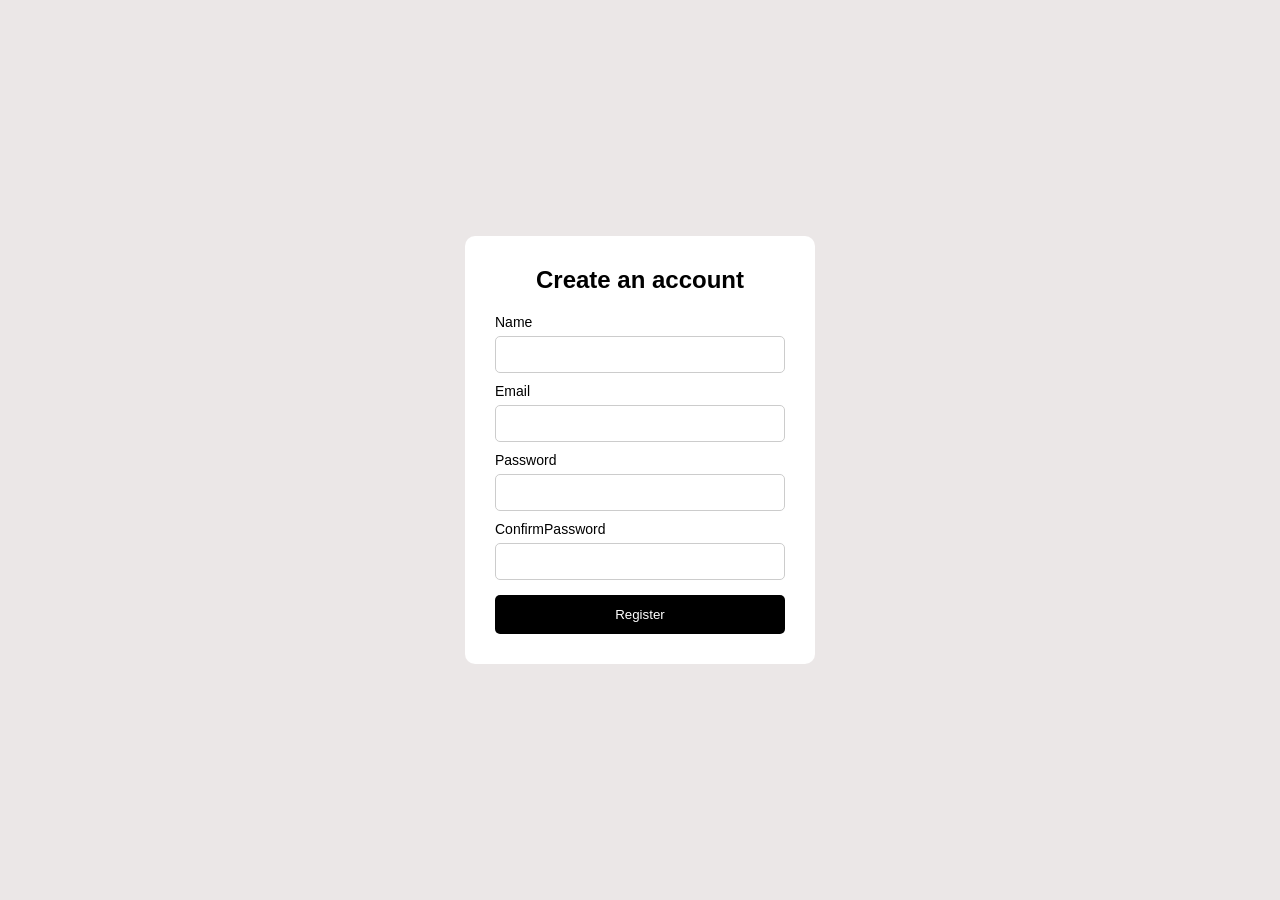
<file: Web Lab/form-validation/index.html>
<!DOCTYPE html>
<html lang="en">
<head>
    <meta charset="UTF-8">
    <meta name="viewport" content="width=device-width, initial-scale=1.0">
    <title>Registration Form</title>
    <link rel="stylesheet" href="style.css">
</head>
<body>
    <div class="container">
        <form action="" name="registerForm" method="post">
            <h2>Create an account</h2>
            <div class="form-group">
                <label for="fullname">Name</label>
                <input type="text"name="fullname " id="fullname">
                <span class="error-text" id="fullnameErrorText"></span>
            </div>

            <div class="form-group">
                <label for="email">Email</label>
                <input type="text" name="email" id="email">
                <span class="error-text" id="emailErrorText"></span>
            </div>

            <div class="form-group">
                <label for="password">Password</label>
                <input type="password" name="password" id="password">
                <span class="error-text" id="passwordErrorText"></span>
            </div>

            <div class="form-group">
                <label for="confirmPassword">ConfirmPassword</label>
                <input type="password" name="confirmPassword" id="confirmPassword">
                <span class="error-text" id="confirmPasswordErrorText"></span>
            </div>


            <button type="submit" class="registerBtn">Register</button>
        </form>
    </div>

    <script src="./script.js"></script>
</body>
</html>
</file>
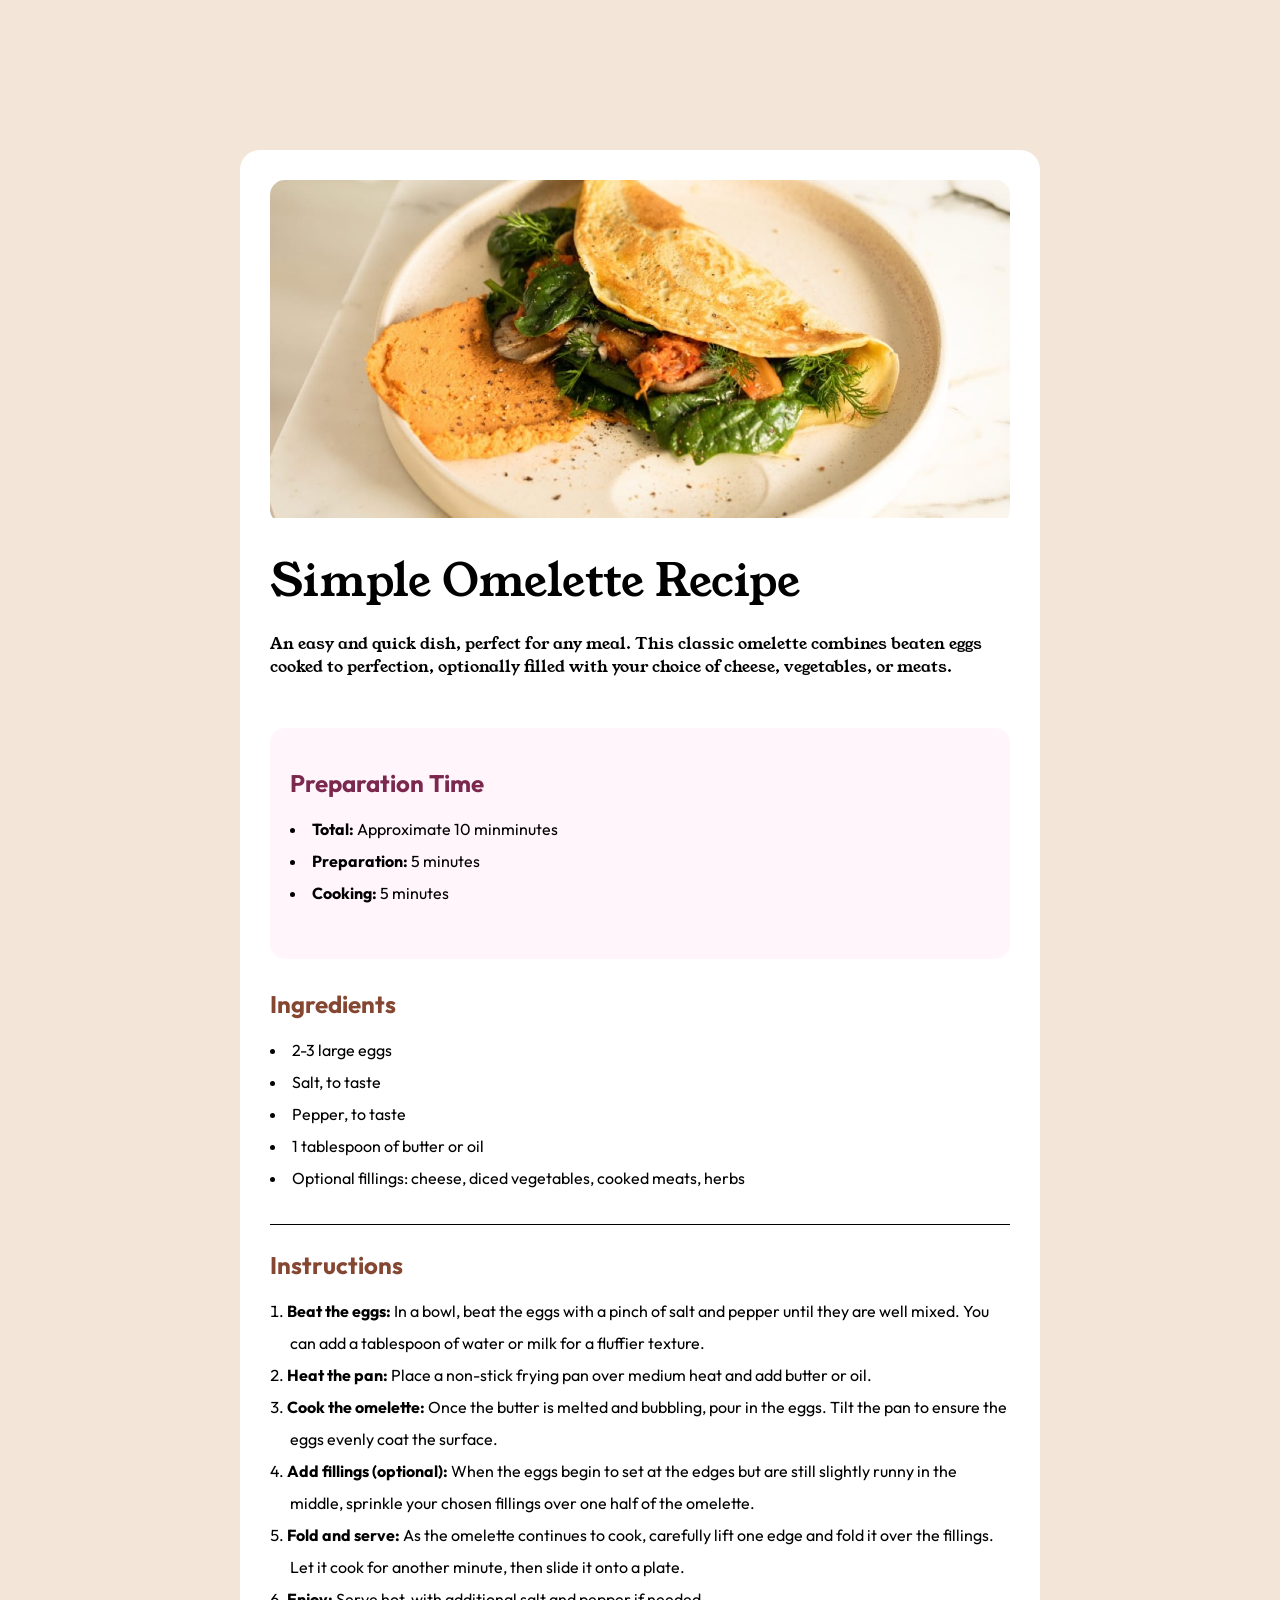
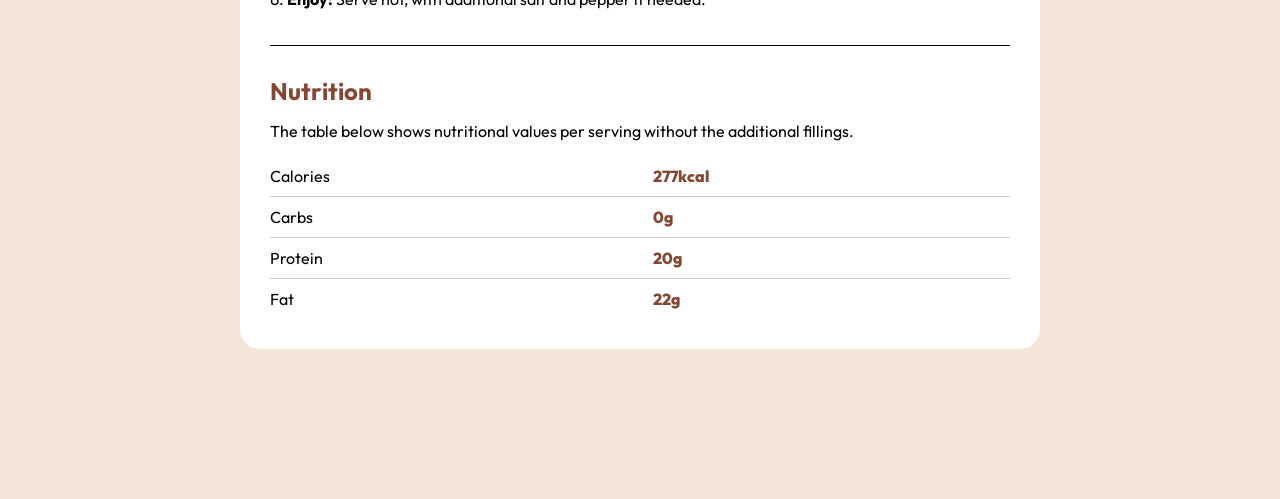
<file: Web Lab/lab1/index.html>
<!DOCTYPE html>
<html lang="en">
<head>
  <meta charset="UTF-8">
  <meta name="viewport" content="width=device-width, initial-scale=1.0">

  <link rel="icon" type="image/png" sizes="32x32" href="./assets/images/favicon-32x32.png">
  
  <title>Frontend Mentor | Recipe page</title>
  <link rel="preconnect" href="https://fonts.googleapis.com">
  <link rel="preconnect" href="https://fonts.gstatic.com" crossorigin>
  <link href="https://fonts.googleapis.com/css2?family=Outfit:wght@100..900&family=Young+Serif&display=swap"
    rel="stylesheet">
  
  <link rel="stylesheet" href="style.css" />
</head>
<body>
  <div class="container">
    <div class="recipe-image">
      <img src="./assets/images/image-omelette.jpeg" alt="omlette">
    </div>


      <h1 id="header">Simple Omelette Recipe</h1>


      <p>An easy and quick dish, perfect for any meal. This classic omelette combines beaten eggs cooked
      to perfection, optionally filled with your choice of cheese, vegetables, or meats.</p>

    <section class="preparation-time">
      <h2>Preparation Time</h2>
      <ul>
        <li><strong> Total:</strong> Approximate 10 minminutes</li>
        <li><strong> Preparation:</strong> 5 minutes</li>
        <li><strong> Cooking:</strong> 5 minutes</li>
      </ul>
    </section>


    <section class="ingredients">
      <h1>Ingredients</h1>
      <ul>
        <li> 2-3 large eggs</li>
        <li> Salt, to taste</li>
        <li> Pepper, to taste</li>
        <li> 1 tablespoon of butter or oil</li>
        <li> Optional fillings: cheese, diced vegetables, cooked meats, herbs</li>
      </ul>
    </section>


    <section class="instructions">
      <h1>Instructions</h1>
      <ol>
        <li><strong> Beat the eggs:</strong> In a bowl, beat the eggs with a pinch of salt and pepper until they are well mixed.
        You can add a tablespoon of water or milk for a fluffier texture.</li>
        
        <li><strong> Heat the pan:</strong> Place a non-stick frying pan over medium heat and add butter or oil.</li>
        
        <li><strong> Cook the omelette:</strong> Once the butter is melted and bubbling, pour in the eggs. Tilt the pan to ensure
        the eggs evenly coat the surface.</li>
        
        <li><strong> Add fillings (optional):</strong> When the eggs begin to set at the edges but are still slightly runny in the
        middle, sprinkle your chosen fillings over one half of the omelette.</li>
        
        <li><strong> Fold and serve:</strong> As the omelette continues to cook, carefully lift one edge and fold it over the
        fillings. Let it cook for another minute, then slide it onto a plate.</li>
        
        <li><strong> Enjoy:</strong> Serve hot, with additional salt and pepper if needed.</li>
      </ol>
    </section>



    <section class="nutrition">
      <h1>Nutrition</h1>
      <p>The table below shows nutritional values per serving without the additional fillings.</p>

      <table>
        <tbody>
          <tr>
            <td>Calories</td>
            <td class="last-row">277kcal</td>
          </tr>

          <tr>
            <td>Carbs</td>
            <td class="last-row">0g</td>
          </tr>

          <tr>
            <td>Protein</td>
            <td class="last-row">20g</td>
          </tr>

          <tr class="last">
            <td>Fat</td>
            <td class="last-row">22g</td>
          </tr>
        </tbody>
      </table>

    </section>

  </div>
  
</body>
</html>
</file>
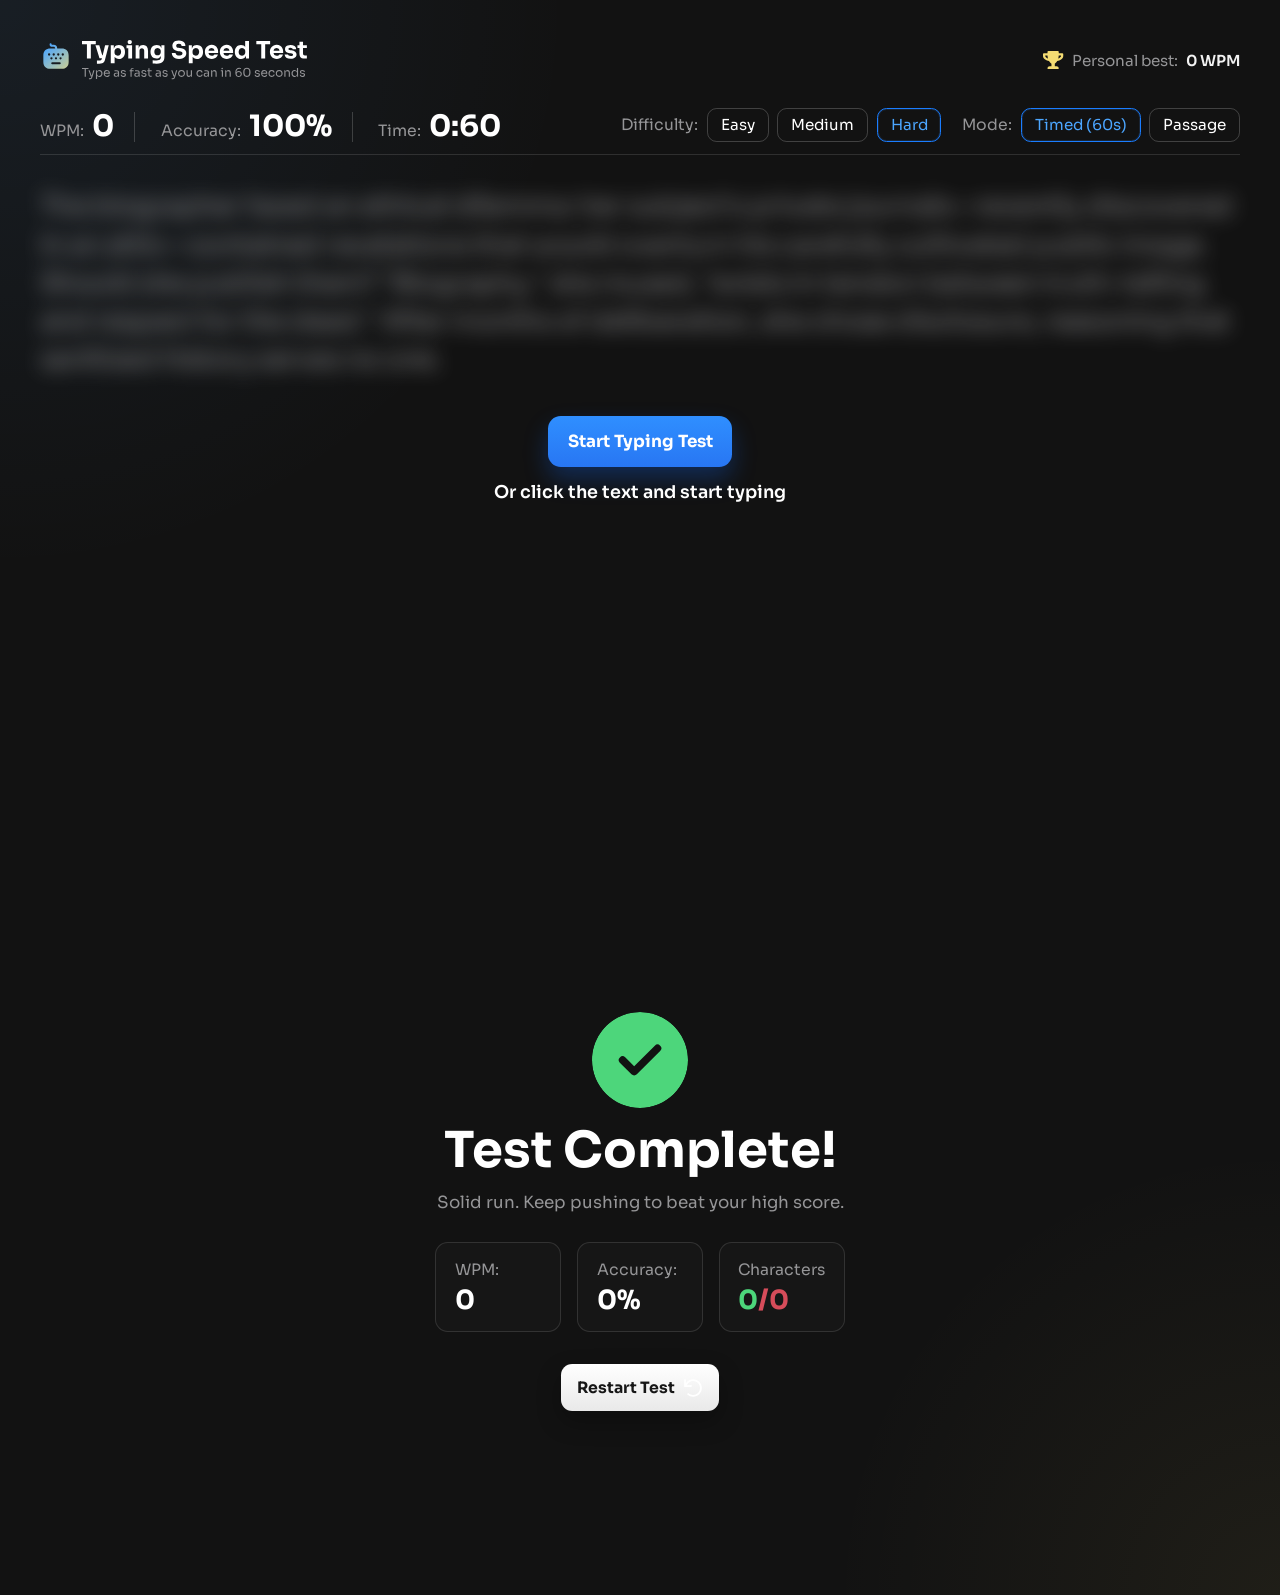
<file: Web Lab/lab2/index.html>
<!DOCTYPE html>
<html lang="en">

<head>
  <meta charset="UTF-8">
  <meta name="viewport" content="width=device-width, initial-scale=1.0">

  <link rel="icon" type="image/png" sizes="32x32" href="./assets/images/favicon-32x32.png">
  <link rel="stylesheet" href="style.css">
  <link rel="preconnect" href="https://fonts.googleapis.com">
  <link rel="preconnect" href="https://fonts.gstatic.com" crossorigin>
  <link href="https://fonts.googleapis.com/css2?family=Sora:wght@100..800&display=swap" rel="stylesheet">
  <title>Typing Speed Test</title>

</head>

<body>
  <img class="bg-pattern bg-pattern-top" src="./assets/images/pattern-confetti.svg" alt="" aria-hidden="true">
  <img class="bg-pattern bg-pattern-star-left" src="./assets/images/pattern-star-1.svg" alt="" aria-hidden="true">
  <img class="bg-pattern bg-pattern-star-right" src="./assets/images/pattern-star-2.svg" alt="" aria-hidden="true">

  <main class="app-shell">
    <header class="topbar">
      <div class="brand">
        <img class="brand-logo brand-logo-large" src="./assets/images/logo-large.svg" alt="Typing Speed Test">
        <img class="brand-logo brand-logo-small" src="./assets/images/logo-small.svg" alt="Typing Speed Test">
      </div>

      <div class="personal-best" aria-live="polite">
        <img src="./assets/images/icon-personal-best.svg" alt="">
        <span>Personal best:</span>
        <strong id="personal-best-value">0 WPM</strong>
      </div>
    </header>

    <section class="stats-panel" id="statsPanel">
      <div class="stats-left">
        <div class="stat-item">
          <span class="stat-label">WPM:</span>
          <strong id="stat_wpm">0</strong>
        </div>
        <div class="stat-item">
          <span class="stat-label">Accuracy:</span>
          <strong id="stat_accuracy">100%</strong>
        </div>
        <div class="stat-item stat-item-time">
          <span class="stat-label">Time:</span>
          <strong id="stat_time">0:60</strong>
        </div>
      </div>

      <div class="stats-right">
        <div class="chip-group">
          <span class="group-label">Difficulty:</span>
          <button class="chip active" type="button" data-difficulty="easy">Easy</button>
          <button class="chip" type="button" data-difficulty="medium">Medium</button>
          <button class="chip" type="button" data-difficulty="hard">Hard</button>
        </div>

        <div class="chip-group">
          <span class="group-label">Mode:</span>
          <button class="chip active" type="button" data-mode="timed">Timed (60s)</button>
          <button class="chip" type="button" data-mode="passage">Passage</button>
        </div>
      </div>
    </section>

    <section class="typing-stage" id="typingStage">
      <div class="passage-panel" id="passagePanel">
        <p class="passage blurred" id="texts"></p>

        <div class="starter" id="starter">
          <button class="primary-btn" id="startBtn" type="button">Start Typing Test</button>
          <p>Or click the text and start typing</p>
        </div>
      </div>

      <input id="hidden-input" class="hidden-input" type="text" autocomplete="off" autocapitalize="off"
        spellcheck="false" aria-label="Typing input">

      <div class="restart-row hidden" id="typingRestartRow">
        <button class="restart-btn" id="typingRestartBtn" type="button">
          <span>Restart Test</span>
          <img src="./assets/images/icon-restart.svg" alt="">
        </button>
      </div>
    </section>

    <section class="results-panel" id="resultsPanel" hidden>
      <img id="resultIcon" class="result-icon" src="./assets/images/icon-completed.svg" alt="">
      <h2 id="resultTitle">Test Complete!</h2>
      <p id="resultSubtitle">Solid run. Keep pushing to beat your high score.</p>

      <div class="result-metrics">
        <div class="metric-card">
          <span class="metric-label">WPM:</span>
          <strong id="resultWpm">0</strong>
        </div>
        <div class="metric-card">
          <span class="metric-label">Accuracy:</span>
          <strong id="resultAccuracy">0%</strong>
        </div>
        <div class="metric-card">
          <span class="metric-label">Characters</span>
          <strong id="resultCharacters"><span class="positive">0</span><span class="negative">/0</span></strong>
        </div>
      </div>

      <button class="restart-btn restart-btn-results" id="restartBtn" type="button">
        <span>Restart Test</span>
        <img src="./assets/images/icon-restart.svg" alt="">
      </button>
    </section>
  </main>

  <script src="./script.js"></script>
</body>

</html>
</file>
<file: Web Lab/form-validation/style.css>
*{
    margin: 0;
    padding: 0;
    box-sizing: border-box;
}

body{
    font-family: Arial, Helvetica, sans-serif;
    background-color: #ebe7e7;
    display: flex;
    justify-content: center;
    align-items: center;
    min-height: 100vh;
}

.container{
    width: 350px;
   

}

form{
    background-color: #fff;
    padding: 30px;
    border-radius: 10px;
}

form h2{
    text-align: center;
    margin-bottom: 20px;
}

.form-group{
    margin-bottom: 10px;
}

label{
    font-size: 14px;
    display: block;
    margin-bottom: 6px;
}

input{
    width: 100%;
    padding: 10px;
    border-radius: 5px;
    border: 1px solid #ccc
}

input:focus{
    outline: none;
    border-color: blue;
}


input.error-input{
    border-color: red;
}

.error-text{
    color: red;
    font-size: 12px;
    margin-top: 4px;
}

button{
    width: 100%;
    padding: 12px;
    border: none;
    background-color: rgb(0, 0, 0);
    color: white;
    margin-top: 5px;
    border-radius: 5px;
    font-weight: 300;
}

button:hover{
    cursor: pointer;
    background-color:rgb(255, 255, 255);
    color: black;
    border: 1px solid green;
}
</file>
<file: Web Lab/lab1/style.css>
*{
    margin: 0;
    padding: 0;
    box-sizing: border-box;
}
a{
    text-decoration: none;
}
ul{
    list-style-position: inside;
    margin-bottom: 30px;
    line-height: 2; 
}
ol{
    list-style-position: inside;
    margin-bottom: 30px;
    line-height: 2;
}


body{
    background-color:hsl(30, 54%, 90%);
    font-family: "Young Serif", serif;
    font-size: 16px;
}
img{
    width:100%;
}



h1,h2,h3,h4,h5{
    font-family: "Young Serif", serif;
}
.container{
    background-color: white;
    max-width: 800px;
    margin-left: auto;
    margin-right: auto;
    margin-top: 150px;
    margin-bottom: 150px;
    padding: 30px;
    border-radius: 20px;
}

.recipe-image{
    border-radius: 15px;
    margin-bottom: 25px;
    overflow: hidden;
}

#header{
    margin-bottom: 20px;
    font-family: "Young Serif", serif;
    font-size: 45px;
    font-weight: 400;
}


.preparation-time{
    margin-top: 50px;
    margin-bottom: 30px;
    background-color: hsl(330, 100%, 98%);
    padding: 20px;
    border-radius: 15px;
    font-family: "Outfit", sans-serif;
}

.preparation-time h2{
    margin-bottom: 15px;
    color:hsl(332, 51%, 32%);
    font-family: "Outfit", sans-serif;
    padding-top: 20px;
}

.ingredients{
    margin-bottom: 50px;
    font-family: "Outfit", sans-serif;
    border-bottom: 1px solid black;
}

.ingredients h1{
    margin-bottom: 15px;
    color:hsl(14, 45%, 36%);
    font-family: "Outfit", sans-serif;
    
}

.instructions{
    margin-bottom: 30px;
    margin-top: -25px;
    font-family: "Outfit", sans-serif;
    border-bottom: 1px solid black;
}
.instructions h1{
    margin-bottom: 15px;
    color:hsl(14, 45%, 36%);
    font-family: "Outfit", sans-serif;
}
.instructions ol li{
    text-indent: -20px;
    padding-left: 20px;
}

.nutrition{
    font-family: "Outfit", sans-serif;
}
.nutrition h1{
    margin-bottom: 15px;
    color:hsl(14, 45%, 36%);
    font-family: "Outfit", sans-serif;
}
.nutrition table{
    margin-top: 15px;
    width: 100%;
    border-collapse: collapse;
}
.nutrition table td{
    padding: 10px 0;
    border-bottom: 1px solid hsl(0, 0%, 80%);
}

.nutrition table tr:last-child td{
    border-bottom: none;
}
.last-row{
    color: hsl(14, 45%, 36%);
    font-weight: 800;
}
</file>
<file: Web Lab/lab2/style.css>
* {
  margin: 0;
  padding: 0;
  box-sizing: border-box;
}

:root {
  --clr-neutral-900: hsl(0, 0%, 7%);
  --clr-neutral-850: hsl(0, 0%, 10%);
  --clr-neutral-800: hsl(0, 0%, 15%);
  --clr-neutral-500: hsl(240, 3%, 46%);
  --clr-neutral-400: hsl(240, 1%, 59%);
  --clr-neutral-300: hsl(0, 0%, 78%);
  --clr-neutral-100: hsl(0, 0%, 95%);
  --clr-neutral-0: hsl(0, 0%, 100%);
  --clr-blue-600: hsl(214, 100%, 55%);
  --clr-blue-400: hsl(210, 100%, 65%);
  --clr-red-500: hsl(354, 63%, 57%);
  --clr-green-500: hsl(140, 63%, 57%);
  --clr-yellow-400: hsl(49, 85%, 70%);

  --font-main: "Sora", sans-serif;
}

html {
  font-size: 16px;
}

body {
  min-height: 100vh;
  font-family: var(--font-main);
  color: var(--clr-neutral-0);
  background:
    radial-gradient(circle at top left, rgba(97, 173, 255, 0.08), transparent 28%),
    radial-gradient(circle at bottom right, rgba(244, 220, 115, 0.06), transparent 22%),
    var(--clr-neutral-900);
  overflow-x: hidden;
}

button,
input {
  font: inherit;
}

button {
  border: 0;
  cursor: pointer;
}

.bg-pattern {
  position: fixed;
  z-index: 0;
  pointer-events: none;
  opacity: 0.7;
  display: none;
}

.bg-pattern-top {
  top: 0;
  left: 50%;
  width: min(560px, 35vw);
  transform: translateX(-50%);
}

.bg-pattern-star-left {
  left: 2rem;
  top: 40%;
  width: 54px;
}

.bg-pattern-star-right {
  right: 2rem;
  top: 58%;
  width: 60px;
}

body.state-complete .bg-pattern-star-left,
body.state-complete .bg-pattern-star-right {
  display: block;
}

body.state-newpb .bg-pattern-top {
  display: block;
}

.app-shell {
  position: relative;
  z-index: 1;
  width: min(1260px, calc(100% - 2rem));
  margin: 1.25rem auto 2rem;
  padding: 1.25rem 1.5rem 2rem;
}

.topbar {
  display: flex;
  justify-content: space-between;
  align-items: center;
  gap: 1rem;
}

.brand {
  display: flex;
  align-items: center;
}

.brand-logo {
  display: block;
}

.brand-logo-small {
  display: none;
}

.personal-best {
  display: inline-flex;
  align-items: center;
  gap: 0.5rem;
  color: var(--clr-neutral-400);
  font-size: 0.95rem;
  white-space: nowrap;
}

.personal-best strong {
  color: var(--clr-neutral-100);
  font-weight: 600;
}

.stats-panel {
  display: flex;
  justify-content: space-between;
  align-items: flex-end;
  gap: 1.5rem;
  margin-top: 1.75rem;
  padding-bottom: 0.8rem;
  border-bottom: 1px solid rgba(255, 255, 255, 0.12);
}

.stats-left {
  display: flex;
  align-items: center;
  gap: 1.6rem;
  flex-wrap: wrap;
}

.stat-item {
  display: flex;
  align-items: baseline;
  gap: 0.5rem;
  padding-right: 1.25rem;
  border-right: 1px solid rgba(255, 255, 255, 0.18);
}

.stat-item-time {
  border-right: 0;
  padding-right: 0;
}

.stat-label,
.group-label {
  color: var(--clr-neutral-400);
  font-size: 0.98rem;
}

.stat-item strong {
  font-size: clamp(1.7rem, 2.3vw, 2.4rem);
  line-height: 1;
  font-weight: 700;
}

.stats-right {
  display: flex;
  align-items: center;
  justify-content: flex-end;
  gap: 1.3rem;
  flex-wrap: wrap;
}

.chip-group {
  display: flex;
  align-items: center;
  gap: 0.55rem;
  flex-wrap: wrap;
}

.chip {
  min-height: 2.1rem;
  padding: 0.3rem 0.8rem;
  border-radius: 0.6rem;
  border: 1px solid rgba(255, 255, 255, 0.2);
  color: var(--clr-neutral-0);
  background: transparent;
  font-size: 0.95rem;
  transition: border-color 0.2s ease, color 0.2s ease, background-color 0.2s ease;
}

.chip:hover {
  border-color: rgba(255, 255, 255, 0.4);
}

.chip.active {
  border-color: var(--clr-blue-600);
  color: var(--clr-blue-400);
  box-shadow: inset 0 0 0 1px rgba(66, 145, 255, 0.15);
}

.typing-stage {
  position: relative;
  min-height: 46rem;
  padding-top: 2rem;
}

.passage-panel {
  position: relative;
  min-height: 34rem;
}

.passage {
  color: var(--clr-neutral-400);
  font-size: clamp(1.55rem, 2.1vw, 2.3rem);
  line-height: 1.42;
  letter-spacing: -0.02em;
  white-space: pre-wrap;
  word-break: break-word;
  transition: filter 0.2s ease, opacity 0.2s ease;
}

.blurred {
  filter: blur(10px);
  opacity: 0.92;
}

.passage span {
  position: relative;
}

.passage .current {
  background: rgba(255, 255, 255, 0.12);
  border-bottom: 3px solid var(--clr-blue-600);
  border-radius: 0.2rem;
}

.passage .correct {
  color: var(--clr-green-500);
}

.passage .incorrect {
  color: var(--clr-red-500);
  text-decoration: underline;
  text-decoration-color: var(--clr-red-500);
  text-decoration-thickness: 2px;
  text-underline-offset: 0.16em;
}

.starter {
  position: absolute;
  inset: 0;
  display: grid;
  place-content: center;
  justify-items: center;
  gap: 0.9rem;
  text-align: center;
}

.starter p {
  color: var(--clr-neutral-0);
  font-size: 1.1rem;
  font-weight: 600;
}

.primary-btn {
  display: inline-flex;
  align-items: center;
  justify-content: center;
  gap: 0.55rem;
  min-height: 3.2rem;
  padding: 0.7rem 1.2rem;
  border-radius: 0.8rem;
  color: var(--clr-neutral-0);
  background: linear-gradient(180deg, #2f8fff, #2876f3);
  box-shadow: 0 12px 24px rgba(18, 109, 255, 0.28);
  font-size: 1.05rem;
  font-weight: 700;
  transition: transform 0.2s ease, filter 0.2s ease, background-color 0.2s ease;
}

.primary-btn:hover {
  transform: translateY(-1px);
  filter: brightness(1.05);
}

.primary-btn-light {
  color: #171717;
  background: linear-gradient(180deg, #ffffff, #e9e9e9);
  box-shadow: 0 12px 24px rgba(0, 0, 0, 0.32);
}

.hidden-input {
  position: absolute;
  left: -9999px;
  width: 1px;
  height: 1px;
  opacity: 0;
}

.restart-row {
  position: fixed;
  left: 50%;
  bottom: 2rem;
  z-index: 3;
  display: flex;
  justify-content: center;
  transform: translateX(-50%);
}

.restart-btn {
  display: inline-flex;
  align-items: center;
  justify-content: center;
  gap: 0.55rem;
  min-height: 2.9rem;
  padding: 0.55rem 1rem;
  border-radius: 0.7rem;
  border: 0;
  color: var(--clr-neutral-0);
  background: #2c2c2c;
  box-shadow: 0 10px 24px rgba(0, 0, 0, 0.28);
  font-size: 0.98rem;
  font-weight: 700;
  transition: transform 0.2s ease, background-color 0.2s ease;
}

.restart-btn:hover {
  transform: translateY(-1px);
  background: #383838;
}

.restart-btn-results {
  margin-top: 1rem;
  color: #171717;
  background: linear-gradient(180deg, #ffffff, #e9e9e9);
}

.results-panel {
  min-height: 40rem;
  display: grid;
  place-content: center;
  justify-items: center;
  gap: 1rem;
  text-align: center;
}

.result-icon {
  width: 6rem;
  height: 6rem;
}

.results-panel h2 {
  font-size: clamp(2.2rem, 4vw, 3.1rem);
  line-height: 1.05;
  font-weight: 700;
}

.results-panel p {
  max-width: 34rem;
  color: var(--clr-neutral-400);
  font-size: 1.05rem;
}

.result-metrics {
  display: grid;
  grid-template-columns: repeat(3, minmax(0, 1fr));
  gap: 1rem;
  width: min(100%, 41rem);
  margin-top: 0.8rem;
}

.metric-card {
  padding: 1.1rem 1.15rem;
  border: 1px solid rgba(255, 255, 255, 0.12);
  border-radius: 0.8rem;
  text-align: left;
  background: rgba(255, 255, 255, 0.02);
}

.metric-label {
  display: block;
  margin-bottom: 0.4rem;
  color: var(--clr-neutral-400);
  font-size: 0.98rem;
}

.metric-card strong {
  font-size: 1.65rem;
  line-height: 1;
  font-weight: 700;
}

.positive {
  color: var(--clr-green-500);
}

.negative {
  color: var(--clr-red-500);
}

.hidden {
  display: none !important;
}

@media (max-width: 900px) {
  .app-shell {
    width: min(100% - 1rem, 1260px);
    padding: 1rem 0.75rem 1.5rem;
  }

  .topbar,
  .stats-panel {
    align-items: flex-start;
  }

  .stats-panel {
    flex-direction: column;
    gap: 1rem;
  }

  .stats-right {
    justify-content: flex-start;
  }

  .typing-stage {
    min-height: 34rem;
  }

  .passage-panel {
    min-height: 28rem;
  }

  .result-metrics {
    grid-template-columns: 1fr;
  }

}

@media (max-width: 640px) {
  .brand-logo-large {
    display: none;
  }

  .brand-logo-small {
    display: block;
  }

  .personal-best {
    gap: 0.35rem;
    font-size: 0.85rem;
  }

  .bg-pattern-star-left,
  .bg-pattern-star-right {
    display: none;
  }

  .stats-left {
    gap: 1rem;
  }

  .stat-item {
    padding-right: 0.8rem;
  }

  .stat-item strong {
    font-size: 1.55rem;
  }

  .chip-group {
    gap: 0.45rem;
  }

  .chip {
    min-height: 1.95rem;
    padding: 0.25rem 0.72rem;
    font-size: 0.88rem;
  }

  .passage {
    font-size: clamp(1.2rem, 5vw, 1.65rem);
    line-height: 1.42;
  }

  .starter p,
  .results-panel p {
    font-size: 0.98rem;
  }
}
</file>
